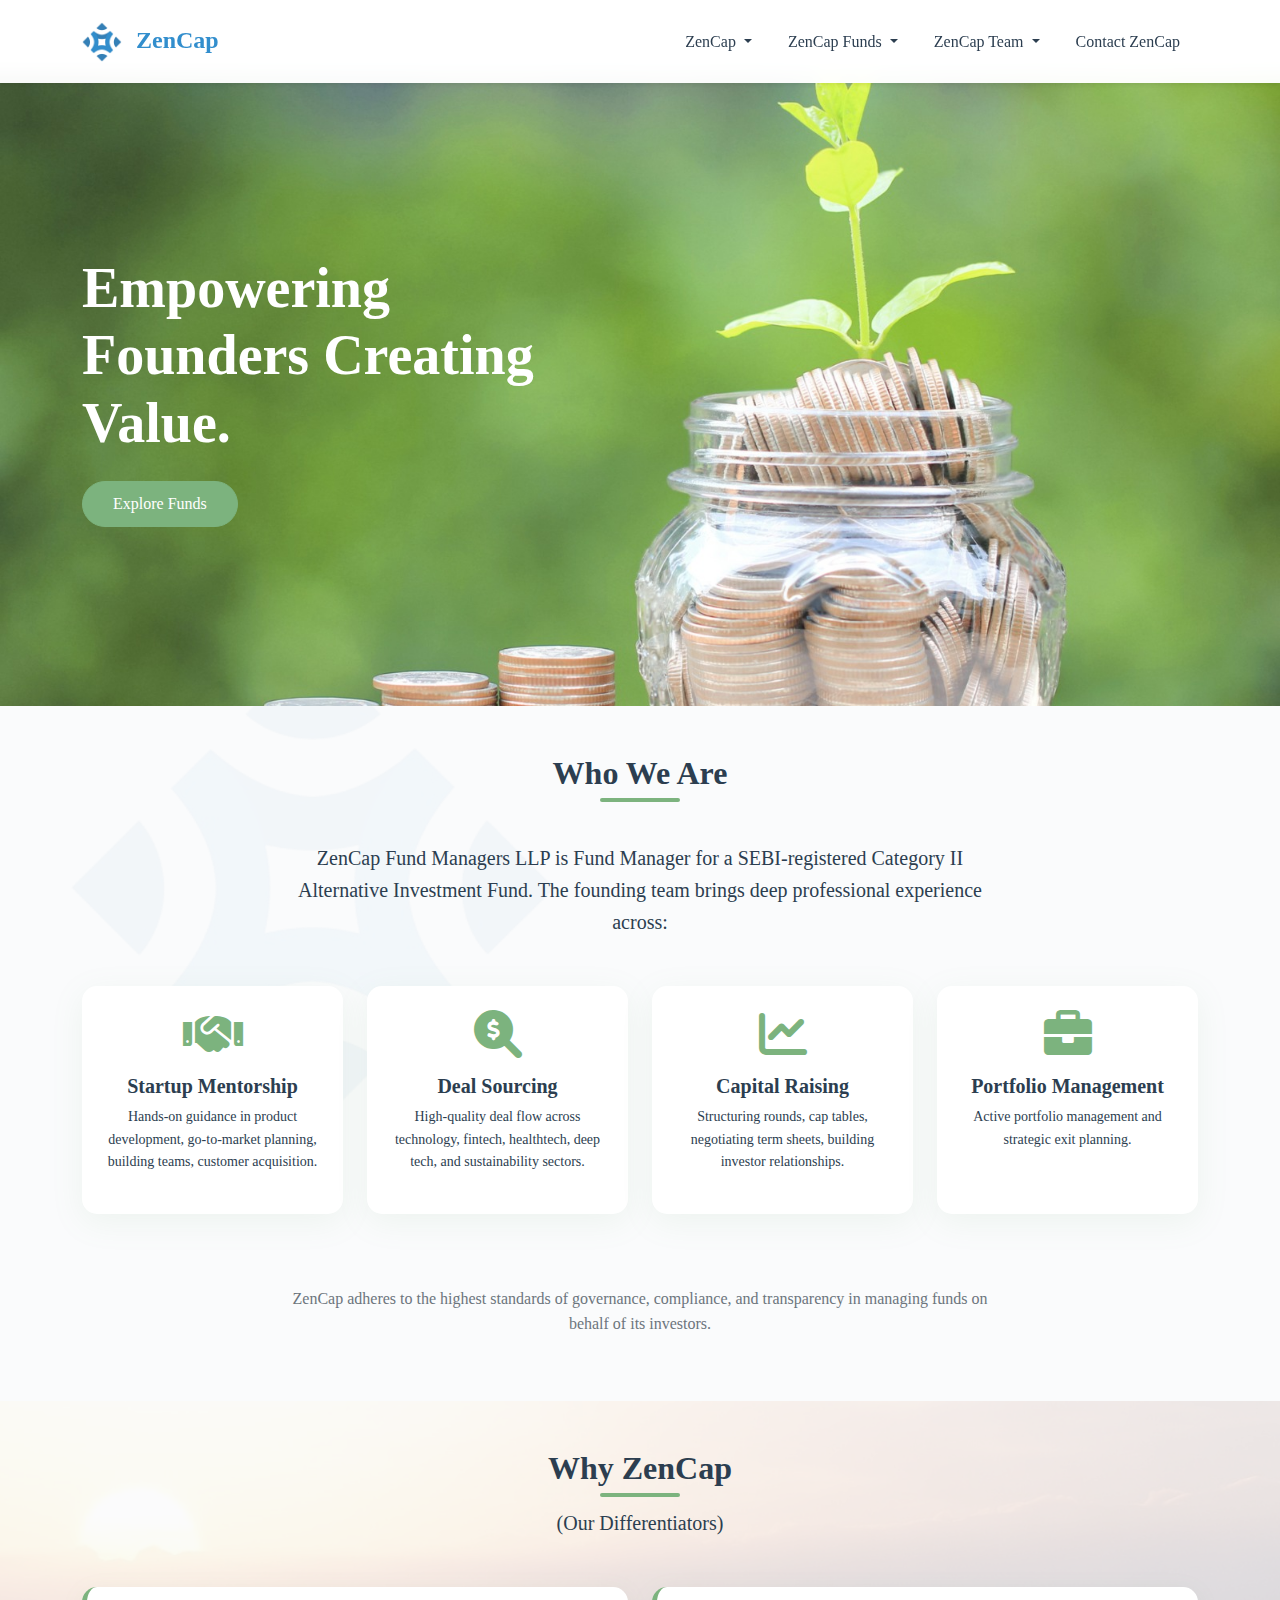
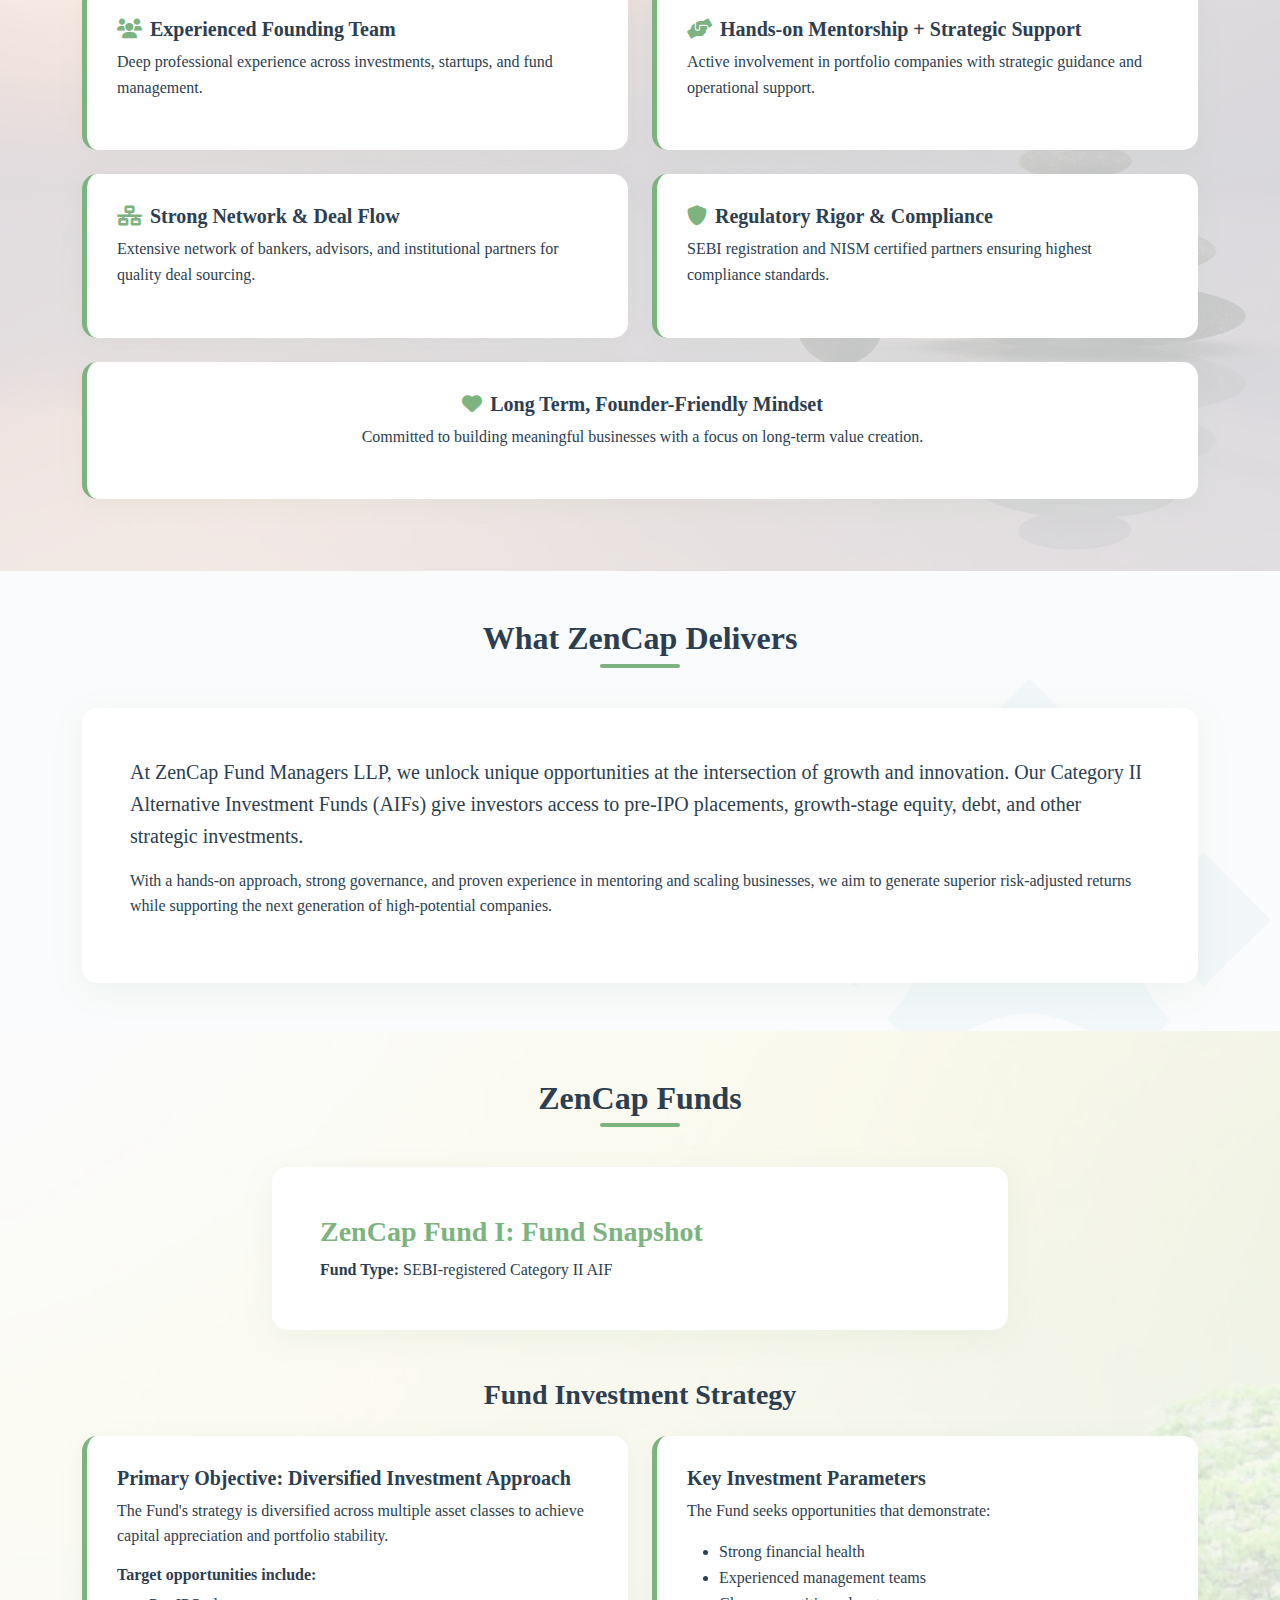
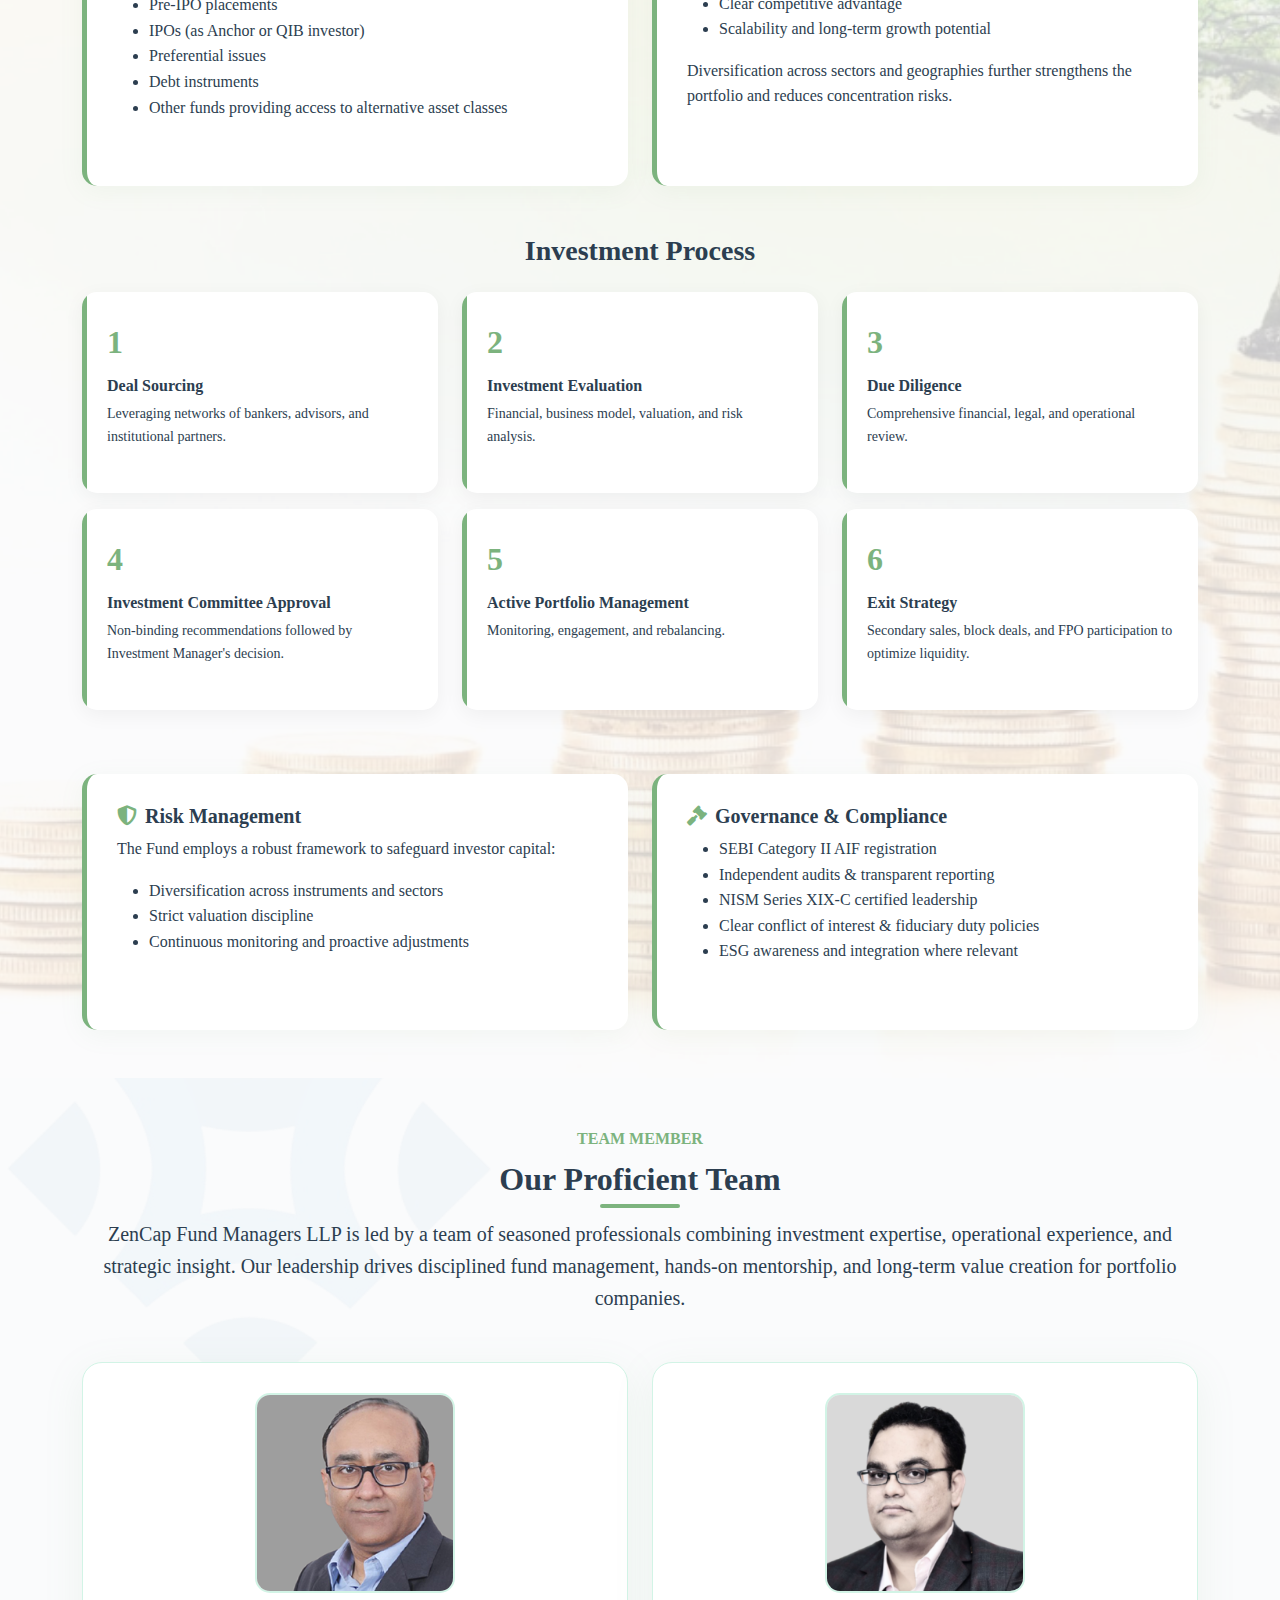
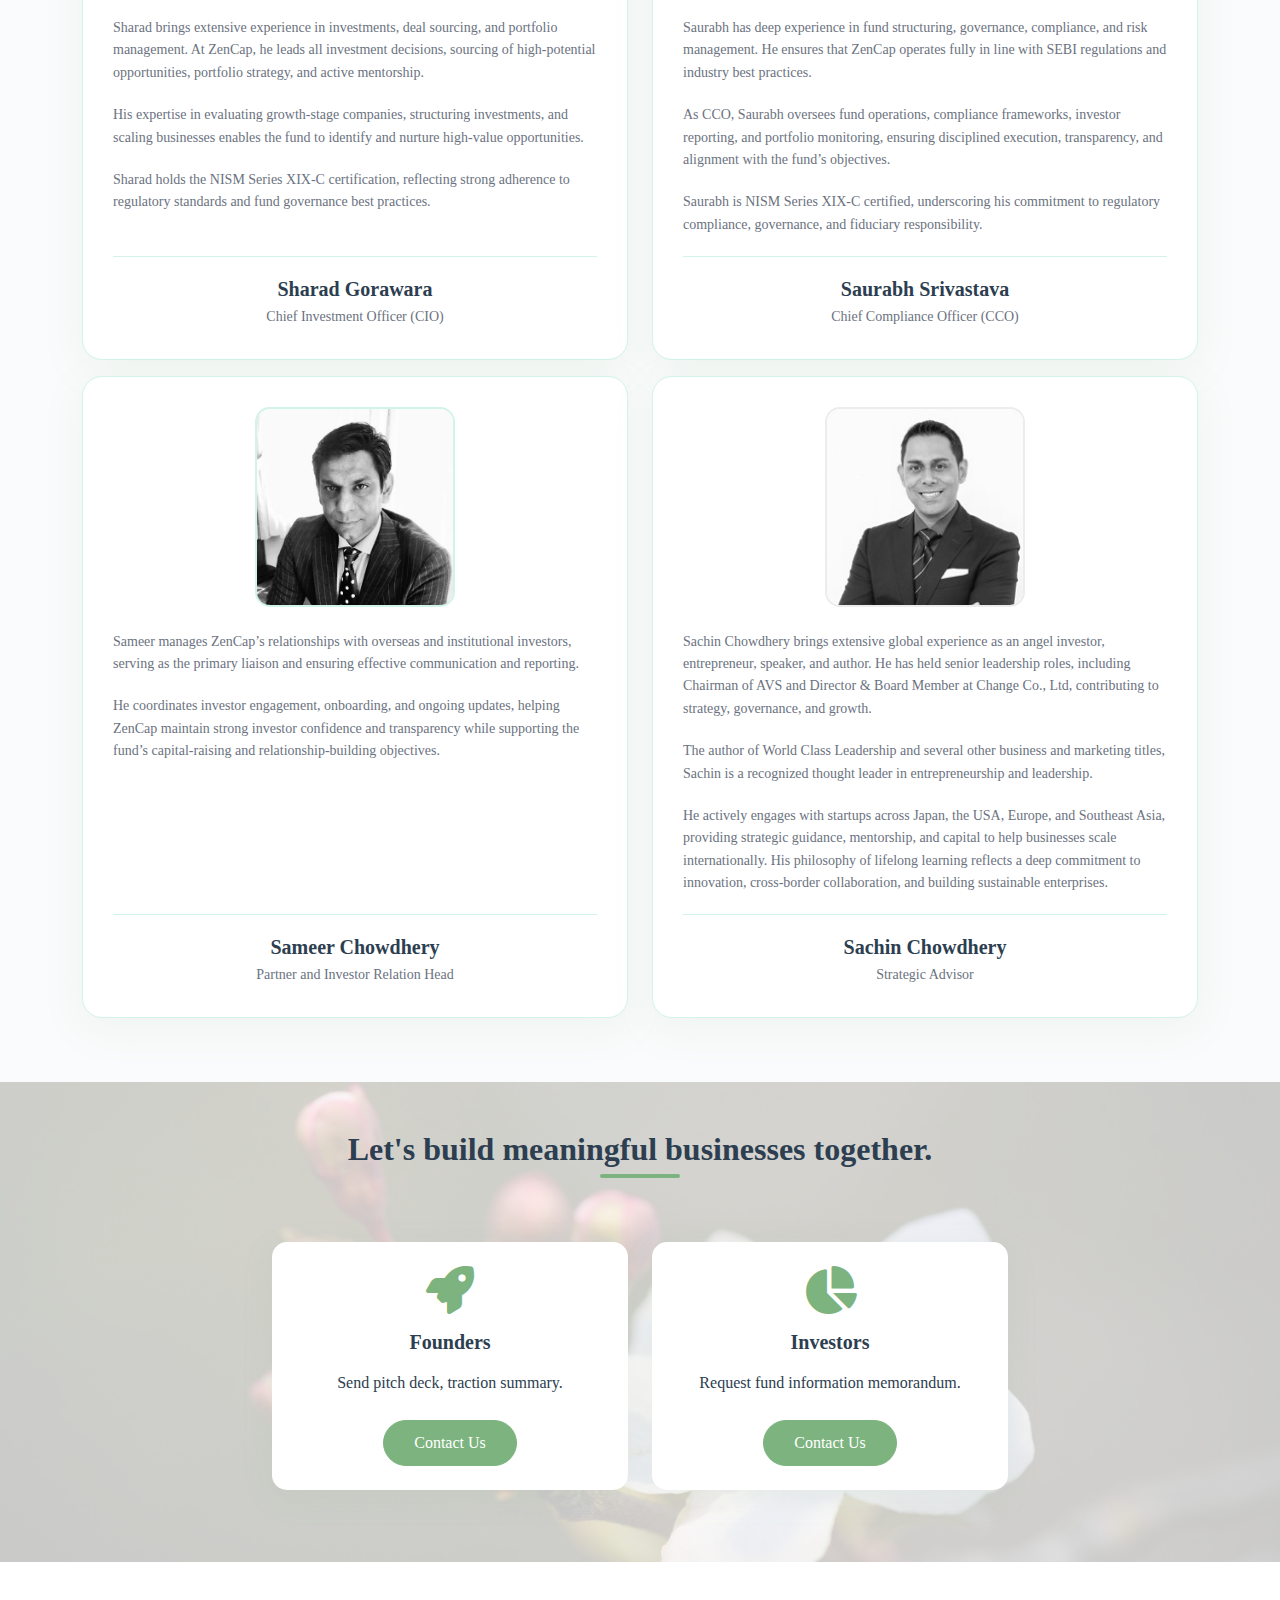
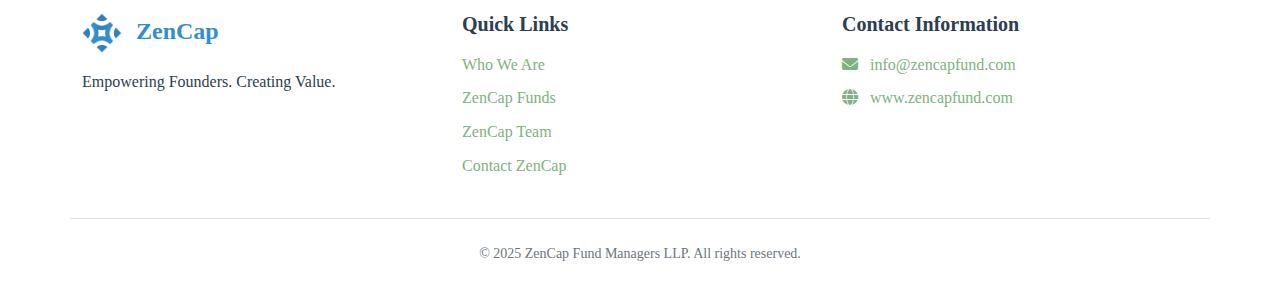
<file: index.html>
<!DOCTYPE html>
<html lang="en">
  <head>
    <meta charset="UTF-8" />
    <meta name="viewport" content="width=device-width, initial-scale=1.0" />
    <title>
      ZenCap Fund Managers LLP - Empowering Founders. Creating Value
    </title>
    <link
      href="https://cdn.jsdelivr.net/npm/bootstrap@5.3.2/dist/css/bootstrap.min.css"
      rel="stylesheet"
    />
    <link
      href="https://cdnjs.cloudflare.com/ajax/libs/font-awesome/6.0.0/css/all.min.css"
      rel="stylesheet"
    />

    <link href="style.css" rel="stylesheet" />
    <style>
      .fund-feature {
        background: var(--pure-white);
        border-radius: 15px;
        padding: 30px;
        margin-bottom: 20px;
        box-shadow: 0 5px 25px rgba(124, 178, 126, 0.08);
        border-left: 5px solid var(--primary-color);
      }

      .process-step {
        background: var(--pure-white);
        border-radius: 15px;
        padding: 25px;
        margin-bottom: 20px;
        box-shadow: 0 5px 20px rgba(0, 0, 0, 0.05);
        position: relative;
        overflow: hidden;
      }

      .process-step::before {
        content: "";
        position: absolute;
        top: 0;
        left: 0;
        width: 5px;
        height: 100%;
        background: var(--primary-color);
      }

      .step-number {
        /* background: var(--primary-color); */
        color: var(--primary-color);
        font-size: 2rem;
        /* width: 40px;
        height: 40px; */
        /* border-radius: 50%; */
        /* display: flex;
        align-items: center;
        justify-content: center; */
        font-weight: bold;
        margin-bottom: 8px;
      }

      /* Team Styles */
      .team-card-new {
        background: var(--pure-white);
        border-radius: 20px;
        padding: 30px;
        box-shadow: 0 10px 40px rgba(124, 178, 126, 0.1);
        transition: all 0.3s ease;
        height: 100%;
        border: 1px solid var(--light-seafoam);
      }

      .team-card-new:hover {
        transform: translateY(-5px);
        box-shadow: 0 20px 60px rgba(124, 178, 126, 0.15);
      }

      .team-photo-container {
        text-align: center;
        margin-bottom: 20px;
      }

      .team-photo {
        width: 200px;
        height: 200px;
        border-radius: 15px;
        object-fit: cover;
        border: 2px solid var(--light-seafoam);
        object-position: top;
      }

      .team-info {
        text-align: left;
      }

      .team-description {
        font-size: 14px;
        line-height: 1.6;
        color: #6b7280;
        margin-bottom: 20px;
      }

      .team-name-title {
        text-align: center;
        padding-top: 20px;
        border-top: 1px solid var(--light-seafoam);
      }

      .team-name-title h4 {
        font-size: 20px;
        font-weight: 600;
        color: #2c3e50;
        margin-bottom: 5px;
      }

      .team-position {
        font-size: 14px;
        color: #6b7280;
        font-weight: 500;
        margin-bottom: 0;
      }

      .hero-section {
        position: relative;
        width: 100%;
        height: 70vh;
      }
    </style>
  </head>
  <body>
    <!-- Navigation -->
    <nav
      class="navbar navbar-expand-lg navbar-light fixed-top bg-white shadow-sm"
    >
      <div class="container">
        <a class="navbar-brand fw-bold" href="/">
          <img src="./assets/logo.png" width="40" alt="ZenCap" class="me-2" />
          <span style="color: var(--blue-color)"> ZenCap </span>
        </a>
        <button
          class="navbar-toggler"
          type="button"
          data-bs-toggle="collapse"
          data-bs-target="#navbarNav"
        >
          <span class="navbar-toggler-icon"></span>
        </button>

        <div class="collapse navbar-collapse" id="navbarNav">
          <ul class="navbar-nav ms-auto">
            <!-- ZenCap Dropdown -->
            <li class="nav-item dropdown">
              <a
                class="nav-link dropdown-toggle"
                href="#"
                id="zencapDropdown"
                role="button"
                data-bs-toggle="dropdown"
              >
                ZenCap
              </a>
              <ul class="dropdown-menu">
                <li><a class="dropdown-item" href="#about">Who We Are</a></li>
                <li><a class="dropdown-item" href="#why">Why Us</a></li>
                <li>
                  <a class="dropdown-item" href="#deliver">What We Deliver</a>
                </li>
              </ul>
            </li>

            <!-- ZenCap Funds Dropdown -->
            <li class="nav-item dropdown">
              <a
                class="nav-link dropdown-toggle"
                href="#"
                id="fundsDropdown"
                role="button"
                data-bs-toggle="dropdown"
              >
                ZenCap Funds
              </a>
              <ul class="dropdown-menu">
                <li>
                  <a class="dropdown-item" href="#funds"
                    >Fund Investment Strategy</a
                  >
                </li>
                <li>
                  <a class="dropdown-item" href="#funds">Investment Process</a>
                </li>
                <li>
                  <a class="dropdown-item" href="#funds">Risk Management</a>
                </li>
                <li>
                  <a class="dropdown-item" href="#funds"
                    >Governance & Compliance</a
                  >
                </li>
              </ul>
            </li>

            <!-- ZenCap Team Dropdown -->
            <li class="nav-item dropdown">
              <a
                class="nav-link dropdown-toggle"
                href="#"
                id="teamDropdown"
                role="button"
                data-bs-toggle="dropdown"
              >
                ZenCap Team
              </a>
              <ul class="dropdown-menu">
                <li>
                  <a class="dropdown-item" href="#team">Sharad Gorawara</a>
                </li>
                <li>
                  <a class="dropdown-item" href="#team">Saurabh Srivastava</a>
                </li>
                <li>
                  <a class="dropdown-item" href="#team">Sameer Chowdhery</a>
                </li>
                <li>
                  <a class="dropdown-item" href="#team">Sachin Chowdhery</a>
                </li>
              </ul>
            </li>

            <!-- Contact ZenCap -->
            <li class="nav-item">
              <a class="nav-link" href="contact.html">Contact ZenCap</a>
            </li>
          </ul>
        </div>
      </div>
    </nav>

    <!-- Hero Section with Swiper -->
    <section id="home" class="hero-section position-relative">
      <div class="container">
        <div
          class="row align-items-center justify-content-center justify-content-md-start"
          style="height: 70vh"
        >
          <div class="col-lg-6">
            <h1
              style="color: #ffffff"
              class="display-4 fw-bold mb-4 text-center text-md-start"
            >
              Empowering Founders
              <span>Creating Value.</span>
            </h1>
            <div class="d-flex justify-content-center justify-content-md-start">
              <a href="#funds" class="btn btn-primary me-3">Explore Funds</a>
            </div>
          </div>
        </div>
      </div>
    </section>

    <!-- Who We Are Section -->
    <section id="about" class="py-5 position-relative">
      <div class="container">
        <div class="row">
          <div class="col-12">
            <h2 class="text-center section-title">Who We Are</h2>
          </div>
        </div>
        <div class="row">
          <div class="col-lg-8 mx-auto">
            <p class="lead text-center mb-5">
              ZenCap Fund Managers LLP is Fund Manager for a SEBI-registered
              Category II Alternative Investment Fund. The founding team brings
              deep professional experience across:
            </p>
          </div>
        </div>
        <div class="row">
          <div class="col-md-6 col-lg-3 mb-4">
            <div class="card-custom p-4 h-100 text-center">
              <i
                class="fas fa-handshake fa-3x text-primary-custom mb-3 outlined"
              ></i>
              <h5>Startup Mentorship</h5>
              <p class="small">
                Hands-on guidance in product development, go-to-market planning,
                building teams, customer acquisition.
              </p>
            </div>
          </div>
          <div class="col-md-6 col-lg-3 mb-4">
            <div class="card-custom p-4 h-100 text-center">
              <i
                class="fas fa-search-dollar fa-3x text-primary-custom mb-3 outlined"
              ></i>
              <h5>Deal Sourcing</h5>
              <p class="small">
                High-quality deal flow across technology, fintech, healthtech,
                deep tech, and sustainability sectors.
              </p>
            </div>
          </div>
          <div class="col-md-6 col-lg-3 mb-4">
            <div class="card-custom p-4 h-100 text-center">
              <i
                class="fas fa-chart-line fa-3x text-primary-custom mb-3 outlined"
              ></i>
              <h5>Capital Raising</h5>
              <p class="small">
                Structuring rounds, cap tables, negotiating term sheets,
                building investor relationships.
              </p>
            </div>
          </div>
          <div class="col-md-6 col-lg-3 mb-4">
            <div class="card-custom p-4 h-100 text-center">
              <i
                class="fas fa-briefcase fa-3x text-primary-custom mb-3 outlined"
              ></i>
              <h5>Portfolio Management</h5>
              <p class="small">
                Active portfolio management and strategic exit planning.
              </p>
            </div>
          </div>
        </div>
        <div class="row mt-5">
          <div class="col-lg-8 mx-auto text-center">
            <p class="text-muted">
              ZenCap adheres to the highest standards of governance, compliance,
              and transparency in managing funds on behalf of its investors.
            </p>
          </div>
        </div>
      </div>
    </section>

    <!-- Why ZenCap Section -->
    <section id="why" class="py-5 why-section position-relative">
      <div class="container">
        <div class="row">
          <div class="col-12">
            <h2 class="text-center section-title">Why ZenCap</h2>
            <p class="text-center lead mb-5" style="margin-top: -30px">
              (Our Differentiators)
            </p>
          </div>
        </div>
        <div class="row">
          <div class="col-lg-6 mb-4">
            <div class="fund-feature h-100">
              <h5>
                <i class="fas fa-users text-primary-custom me-2 outlined"></i
                >Experienced Founding Team
              </h5>
              <p class="mb-0">
                Deep professional experience across investments, startups, and
                fund management.
              </p>
            </div>
          </div>
          <div class="col-lg-6 mb-4">
            <div class="fund-feature h-100">
              <h5>
                <i
                  class="fas fa-hands-helping text-primary-custom me-2 outlined"
                ></i
                >Hands-on Mentorship + Strategic Support
              </h5>
              <p class="mb-0">
                Active involvement in portfolio companies with strategic
                guidance and operational support.
              </p>
            </div>
          </div>
          <div class="col-lg-6 mb-4">
            <div class="fund-feature h-100">
              <h5>
                <i
                  class="fas fa-network-wired text-primary-custom me-2 outlined"
                ></i
                >Strong Network & Deal Flow
              </h5>
              <p class="mb-0">
                Extensive network of bankers, advisors, and institutional
                partners for quality deal sourcing.
              </p>
            </div>
          </div>
          <div class="col-lg-6 mb-4">
            <div class="fund-feature h-100">
              <h5>
                <i
                  class="fas fa-shield-alt text-primary-custom me-2 outlined"
                ></i
                >Regulatory Rigor & Compliance
              </h5>
              <p class="mb-0">
                SEBI registration and NISM certified partners ensuring highest
                compliance standards.
              </p>
            </div>
          </div>
          <div class="col-lg-12 mb-4">
            <div class="fund-feature text-center h-100">
              <h5>
                <i class="fas fa-heart text-primary-custom me-2 outlined"></i
                >Long Term, Founder-Friendly Mindset
              </h5>
              <p class="mb-0">
                Committed to building meaningful businesses with a focus on
                long-term value creation.
              </p>
            </div>
          </div>
        </div>
      </div>
    </section>

    <!-- What ZenCap Delivers -->
    <section id="deliver" class="py-5 position-relative">
      <div class="container">
        <div class="row">
          <div class="col-12">
            <h2 class="text-center section-title">What ZenCap Delivers</h2>
          </div>
        </div>
        <div class="row">
          <div class="col-lg-12">
            <div class="card-custom p-5">
              <p class="lead">
                At ZenCap Fund Managers LLP, we unlock unique opportunities at
                the intersection of growth and innovation. Our Category II
                Alternative Investment Funds (AIFs) give investors access to
                pre-IPO placements, growth-stage equity, debt, and other
                strategic investments.
              </p>
              <p>
                With a hands-on approach, strong governance, and proven
                experience in mentoring and scaling businesses, we aim to
                generate superior risk-adjusted returns while supporting the
                next generation of high-potential companies.
              </p>
            </div>
          </div>
        </div>
      </div>
    </section>

    <!-- ZenCap Funds Section -->
    <section id="funds" class="py-5 funds-section position-relative">
      <div class="container">
        <div class="row">
          <div class="col-12">
            <h2 class="text-center section-title">ZenCap Funds</h2>
          </div>
        </div>

        <!-- Fund Snapshot -->
        <div class="row mb-5">
          <div class="col-lg-8 mx-auto">
            <div class="card-custom p-5">
              <h3 class="text-primary-custom mb-2">
                ZenCap Fund I: Fund Snapshot
              </h3>
              <p class="mb-0">
                <strong>Fund Type:</strong> SEBI-registered Category II AIF
              </p>
            </div>
          </div>
        </div>

        <!-- Fund Investment Strategy -->
        <div id="funds-strategy" class="row mb-5">
          <div class="col-lg-12">
            <h3 class="text-center mb-4">Fund Investment Strategy</h3>
            <div class="row">
              <div class="col-lg-6 mb-4 mb-lg-0">
                <div class="fund-feature h-100">
                  <h5>Primary Objective: Diversified Investment Approach</h5>
                  <p>
                    The Fund's strategy is diversified across multiple asset
                    classes to achieve capital appreciation and portfolio
                    stability.
                  </p>
                  <h6>Target opportunities include:</h6>
                  <ul>
                    <li>Pre-IPO placements</li>
                    <li>IPOs (as Anchor or QIB investor)</li>
                    <li>Preferential issues</li>
                    <li>Debt instruments</li>
                    <li>
                      Other funds providing access to alternative asset classes
                    </li>
                  </ul>
                </div>
              </div>
              <div class="col-lg-6 mb-4 mb-lg-0">
                <div class="fund-feature h-100">
                  <h5>Key Investment Parameters</h5>
                  <p>The Fund seeks opportunities that demonstrate:</p>
                  <ul>
                    <li>Strong financial health</li>
                    <li>Experienced management teams</li>
                    <li>Clear competitive advantage</li>
                    <li>Scalability and long-term growth potential</li>
                  </ul>
                  <p>
                    Diversification across sectors and geographies further
                    strengthens the portfolio and reduces concentration risks.
                  </p>
                </div>
              </div>
            </div>
          </div>
        </div>

        <!-- Investment Process -->
        <div id="investment-process" class="row mb-5">
          <div class="col-12">
            <h3 class="text-center mb-4">Investment Process</h3>
            <div class="row">
              <div class="col-lg-4 mb-3">
                <div class="process-step h-100">
                  <div class="step-number">1</div>
                  <h6>Deal Sourcing</h6>
                  <p class="small mb-0">
                    Leveraging networks of bankers, advisors, and institutional
                    partners.
                  </p>
                </div>
              </div>
              <div class="col-lg-4 mb-3">
                <div class="process-step h-100">
                  <div class="step-number">2</div>
                  <h6>Investment Evaluation</h6>
                  <p class="small mb-0">
                    Financial, business model, valuation, and risk analysis.
                  </p>
                </div>
              </div>
              <div class="col-lg-4 mb-3">
                <div class="process-step h-100">
                  <div class="step-number">3</div>
                  <h6>Due Diligence</h6>
                  <p class="small mb-0">
                    Comprehensive financial, legal, and operational review.
                  </p>
                </div>
              </div>
              <div class="col-lg-4 mb-3">
                <div class="process-step h-100">
                  <div class="step-number">4</div>
                  <h6>Investment Committee Approval</h6>
                  <p class="small mb-0">
                    Non-binding recommendations followed by Investment Manager's
                    decision.
                  </p>
                </div>
              </div>
              <div class="col-lg-4 mb-3">
                <div class="process-step h-100">
                  <div class="step-number">5</div>
                  <h6>Active Portfolio Management</h6>
                  <p class="small mb-0">
                    Monitoring, engagement, and rebalancing.
                  </p>
                </div>
              </div>
              <div class="col-lg-4 mb-3">
                <div class="process-step h-100">
                  <div class="step-number">6</div>
                  <h6>Exit Strategy</h6>
                  <p class="small mb-0">
                    Secondary sales, block deals, and FPO participation to
                    optimize liquidity.
                  </p>
                </div>
              </div>
            </div>
          </div>
        </div>

        <!-- Risk Management & Governance -->
        <div class="row">
          <div class="col-lg-6 mb-4 mb-lg-0">
            <div id="risk-management" class="fund-feature h-100">
              <h5>
                <i class="fas fa-shield text-primary-custom me-2 outlined"></i
                >Risk Management
              </h5>
              <p>
                The Fund employs a robust framework to safeguard investor
                capital:
              </p>
              <ul>
                <li>Diversification across instruments and sectors</li>
                <li>Strict valuation discipline</li>
                <li>Continuous monitoring and proactive adjustments</li>
              </ul>
            </div>
          </div>
          <div class="col-lg-6 mb-4 mb-lg-0">
            <div id="governance" class="fund-feature h-100">
              <h5>
                <i class="fas fa-gavel text-primary-custom me-2 outlined"></i
                >Governance & Compliance
              </h5>
              <ul>
                <li>SEBI Category II AIF registration</li>
                <li>Independent audits & transparent reporting</li>
                <li>NISM Series XIX-C certified leadership</li>
                <li>Clear conflict of interest & fiduciary duty policies</li>
                <li>ESG awareness and integration where relevant</li>
              </ul>
            </div>
          </div>
        </div>
      </div>
    </section>

    <!-- Team Section -->
    <section id="team" class="py-5 position-relative">
      <div class="container">
        <div class="row">
          <div class="col-12 text-center">
            <p class="text-primary-custom fw-bold mb-2">TEAM MEMBER</p>
            <h2 class="section-title">Our Proficient Team</h2>
            <p class="text-center lead mb-5" style="margin-top: -30px">
              ZenCap Fund Managers LLP is led by a team of seasoned
              professionals combining investment expertise, operational
              experience, and strategic insight. Our leadership drives
              disciplined fund management, hands-on mentorship, and long-term
              value creation for portfolio companies.
            </p>
          </div>
        </div>
        <div class="row">
          <div id="tm-1" class="col-lg-6 mb-3">
            <div class="team-card-new h-100 d-flex flex-column">
              <div class="team-photo-container mb-4">
                <img
                  src="./assets/teams/sharad.png"
                  alt="Sharad Gorawara"
                  class="team-photo"
                />
              </div>
              <div class="team-info flex-grow-1 d-flex flex-column">
                <div class="flex-grow-1">
                  <p class="team-description">
                    Sharad brings extensive experience in investments, deal
                    sourcing, and portfolio management. At ZenCap, he leads all
                    investment decisions, sourcing of high-potential
                    opportunities, portfolio strategy, and active mentorship.
                  </p>
                  <p class="team-description">
                    His expertise in evaluating growth-stage companies,
                    structuring investments, and scaling businesses enables the
                    fund to identify and nurture high-value opportunities.
                  </p>
                  <p class="team-description">
                    Sharad holds the NISM Series XIX-C certification, reflecting
                    strong adherence to regulatory standards and fund governance
                    best practices.
                  </p>
                </div>
                <div class="team-name-title">
                  <h4>Sharad Gorawara</h4>
                  <p class="team-position">Chief Investment Officer (CIO)</p>
                </div>
              </div>
            </div>
          </div>  

          <div id="tm-2" class="col-lg-6 mb-3">
            <div class="team-card-new h-100 d-flex flex-column">
              <div class="team-photo-container mb-4">
                <img
                  src="./assets/teams/saurabh.png"
                  alt="Saurabh Srivastava"
                  class="team-photo"
                />
              </div>
              <div class="team-info flex-grow-1 d-flex flex-column">
                <div class="flex-grow-1">
                  <p class="team-description">
                    Saurabh has deep experience in fund structuring, governance,
                    compliance, and risk management. He ensures that ZenCap
                    operates fully in line with SEBI regulations and industry
                    best practices.
                  </p>
                  <p class="team-description">
                    As CCO, Saurabh oversees fund operations, compliance
                    frameworks, investor reporting, and portfolio monitoring,
                    ensuring disciplined execution, transparency, and alignment
                    with the fund’s objectives.
                  </p>
                  <p class="team-description">
                    Saurabh is NISM Series XIX-C certified, underscoring his
                    commitment to regulatory compliance, governance, and
                    fiduciary responsibility.
                  </p>
                </div>

                <div class="team-name-title">
                  <h4>Saurabh Srivastava</h4>
                  <p class="team-position">Chief Compliance Officer (CCO)</p>
                </div>
              </div>
            </div>
          </div>

          <div id="tm-3" class="col-lg-6 mb-3">
            <div class="team-card-new h-100 d-flex flex-column">
              <div class="team-photo-container mb-4">
                <img
                  src="./assets/teams/sameer.jpg"
                  alt="Sameer Chowdhery"
                  class="team-photo"
                />
              </div>
              <div class="team-info flex-grow-1 d-flex flex-column">
                <div class="flex-grow-1">
                  <p class="team-description">
                    Sameer manages ZenCap’s relationships with overseas and
                    institutional investors, serving as the primary liaison and
                    ensuring effective communication and reporting.
                  </p>
                  <p class="team-description">
                    He coordinates investor engagement, onboarding, and ongoing
                    updates, helping ZenCap maintain strong investor confidence
                    and transparency while supporting the fund’s capital-raising
                    and relationship-building objectives.
                  </p>
                </div>
                <div class="team-name-title">
                  <h4>Sameer Chowdhery</h4>
                  <p class="team-position">
                    Partner and Investor Relation Head
                  </p>
                </div>
              </div>
            </div>
          </div>

          <div id="tm-4" class="col-lg-6 mb-3">
            <div class="team-card-new h-100 d-flex flex-column">
              <div class="team-photo-container mb-4">
                <img
                  src="./assets/teams/sachin.jpeg"
                  alt="Sachin Chowdhery"
                  class="team-photo"
                  style="filter: grayscale(1)"
                />
              </div>
              <div class="team-info flex-grow-1 d-flex flex-column">
                <div class="flex-grow-1">
                  <p class="team-description">
                    Sachin Chowdhery brings extensive global experience as an
                    angel investor, entrepreneur, speaker, and author. He has
                    held senior leadership roles, including Chairman of AVS and
                    Director & Board Member at Change Co., Ltd, contributing to
                    strategy, governance, and growth.
                  </p>
                  <p class="team-description">
                    The author of World Class Leadership and several other
                    business and marketing titles, Sachin is a recognized
                    thought leader in entrepreneurship and leadership.
                  </p>
                  <p class="team-description">
                    He actively engages with startups across Japan, the USA,
                    Europe, and Southeast Asia, providing strategic guidance,
                    mentorship, and capital to help businesses scale
                    internationally. His philosophy of lifelong learning
                    reflects a deep commitment to innovation, cross-border
                    collaboration, and building sustainable enterprises.
                  </p>
                </div>
                <div class="team-name-title">
                  <h4>Sachin Chowdhery</h4>
                  <p class="team-position">Strategic Advisor</p>
                </div>
              </div>
            </div>
          </div>
        </div>
      </div>
    </section>

    <!-- CTA Section -->
    <section class="py-5 cta-section position-relative">
      <div class="container">
        <div class="row">
          <div class="col-12 text-center mb-4">
            <h2 class="section-title">
              Let's build meaningful businesses together.
            </h2>
          </div>
        </div>
        <div class="row">
          <div class="col-lg-8 mx-auto">
            <div class="row">
              <div class="col-md-6 mb-4">
                <div class="card-custom p-4 text-center h-100">
                  <i
                    class="fas fa-rocket fa-3x text-primary-custom mb-3 outlined"
                  ></i>
                  <h5 class="mb-3">Founders</h5>
                  <p class="mb-4">Send pitch deck, traction summary.</p>
                  <a href="contact.html" class="btn btn-primary">Contact Us</a>
                </div>
              </div>
              <div class="col-md-6 mb-4">
                <div class="card-custom p-4 text-center h-100">
                  <i
                    class="fas fa-chart-pie fa-3x text-primary-custom mb-3 outlined"
                  ></i>
                  <h5 class="mb-3">Investors</h5>
                  <p class="mb-4">Request fund information memorandum.</p>
                  <a href="contact.html" class="btn btn-primary">Contact Us</a>
                </div>
              </div>
            </div>
          </div>
        </div>
      </div>
    </section>

    <!-- Footer -->
    <footer class="footer">
      <div class="container">
        <div class="row">
          <div class="col-lg-4 mb-4 m-md-0">
            <a
              href="#home"
              class="mb-3 d-block fw-bold"
              style="font-size: 1.5rem"
            >
              <img
                width="40"
                src="./assets/logo.png"
                alt="ZenCap"
                class="me-2"
              />
              <span style="color: var(--blue-color)"> ZenCap </span>
            </a>
            <p class="mb-1">Empowering Founders. Creating Value.</p>
          </div>

          <!-- ✅ Updated Quick Links -->
          <div class="col-lg-4 mb-4 m-md-0">
            <h5 class="mb-3">Quick Links</h5>
            <ul class="list-unstyled">
              <li class="mb-2"><a href="#about">Who We Are</a></li>
              <li class="mb-2"><a href="#funds">ZenCap Funds</a></li>
              <li class="mb-2"><a href="#team">ZenCap Team</a></li>
              <li class="mb-2"><a href="contact.html">Contact ZenCap</a></li>
            </ul>
          </div>

          <div class="col-lg-4 mb-4 m-md-0">
            <h5 class="mb-3">Contact Information</h5>
            <div class="mb-2">
              <i class="fas fa-envelope me-2"></i>
              <a href="mailto:info@zencapfund.com">info@zencapfund.com</a>
            </div>
            <div class="mb-2">
              <i class="fas fa-globe me-2"></i>
              <a href="https://www.zencapfund.com" target="_blank"
                >www.zencapfund.com</a
              >
            </div>
          </div>
        </div>

        <div class="row mt-4 pt-4 border-top">
          <div class="col-12 text-center">
            <p class="mb-0 small text-muted">
              &copy; 2025 ZenCap Fund Managers LLP. All rights reserved.
            </p>
          </div>
        </div>
      </div>
    </footer>

    <!-- Bootstrap JS -->
    <script src="https://cdn.jsdelivr.net/npm/bootstrap@5.3.2/dist/js/bootstrap.bundle.min.js"></script>

    <!-- Custom JavaScript -->
    <script src="app.js"></script>
  </body>
</html>
</file>
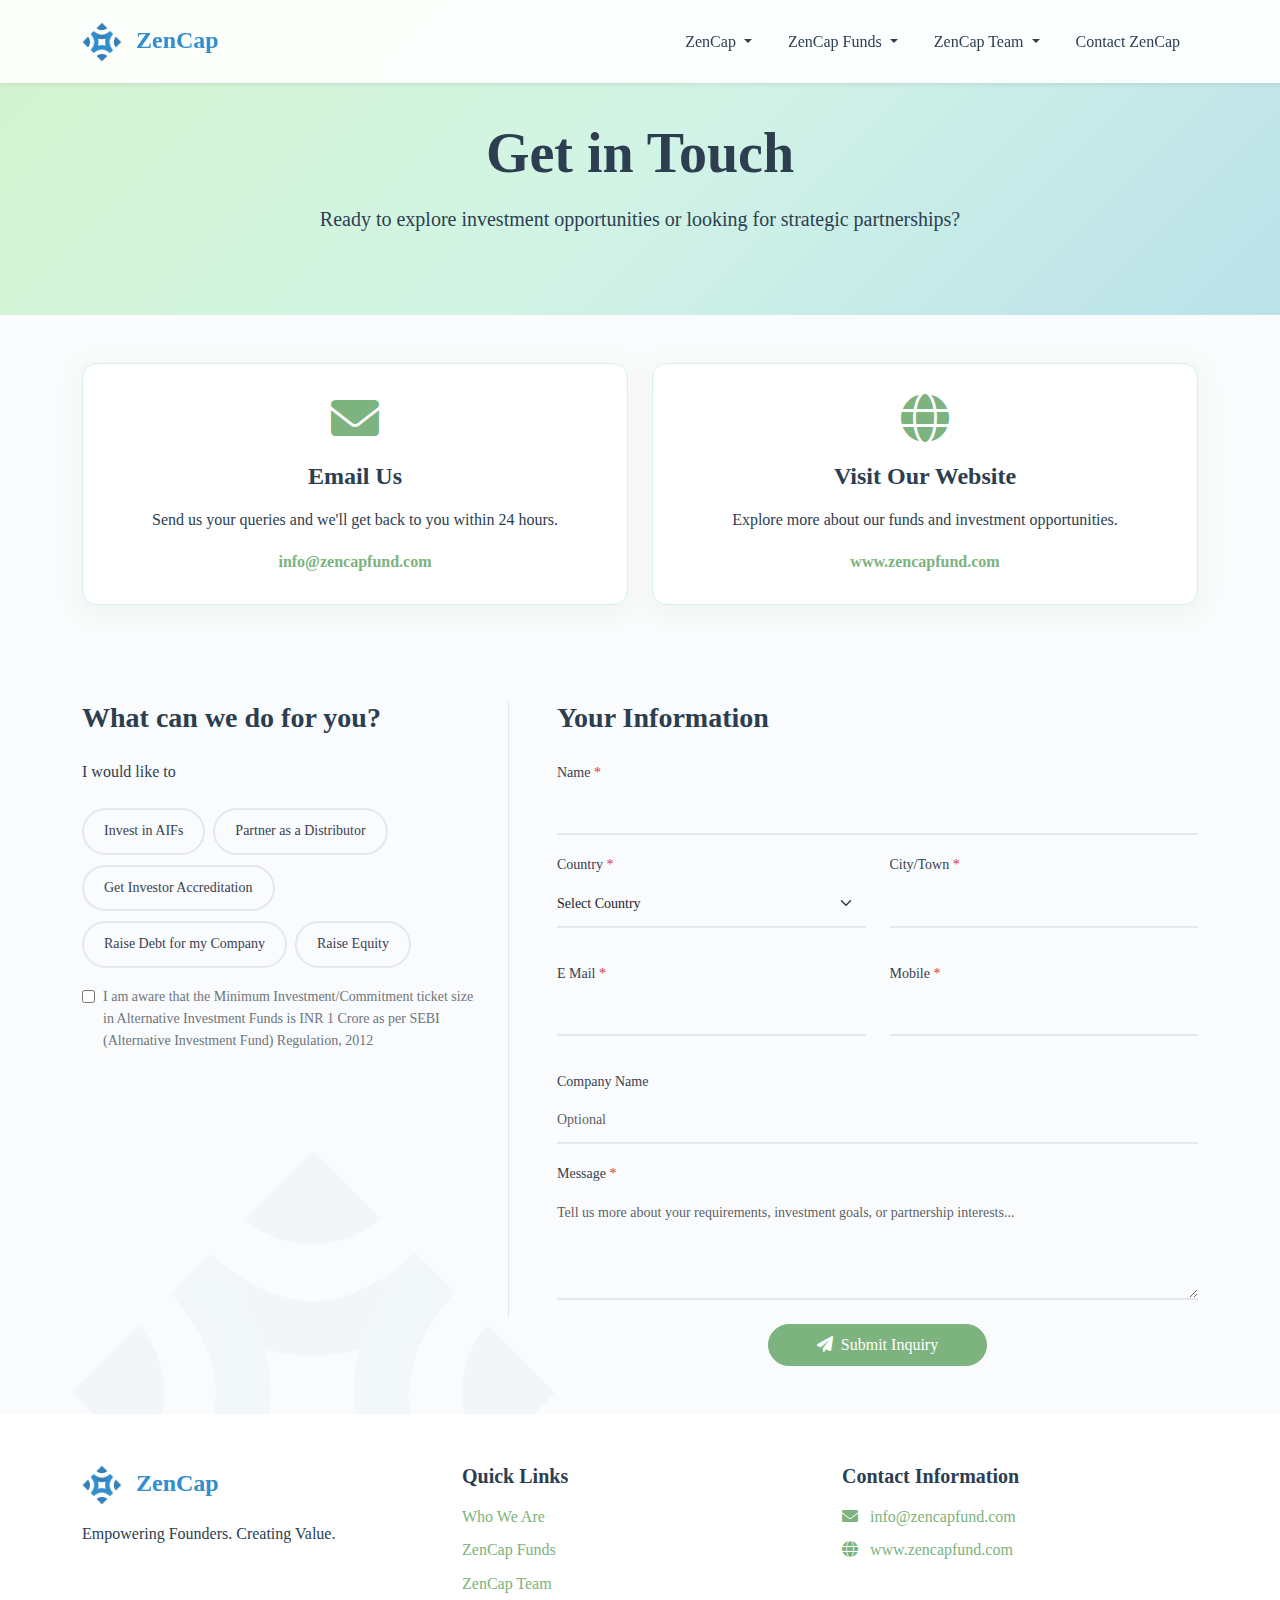
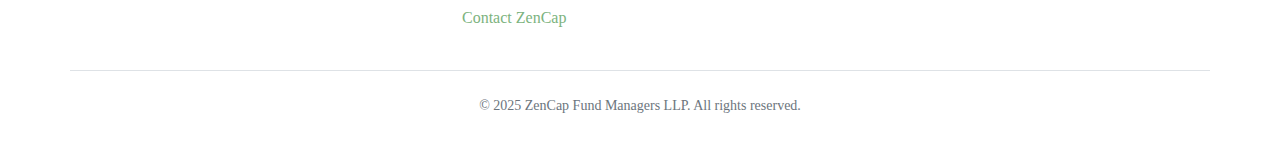
<file: contact.html>
<!DOCTYPE html>
<html lang="en">
  <head>
    <meta charset="UTF-8" />
    <meta name="viewport" content="width=device-width, initial-scale=1.0" />
    <title>Contact Us - ZenCap Fund Managers LLP</title>
    <link
      href="https://cdn.jsdelivr.net/npm/bootstrap@5.3.2/dist/css/bootstrap.min.css"
      rel="stylesheet"
    />
    <link
      href="https://cdnjs.cloudflare.com/ajax/libs/font-awesome/6.0.0/css/all.min.css"
      rel="stylesheet"
    />
    <link href="style.css" rel="stylesheet" />
  </head>
  <body>
    <!-- Navigation -->
    <nav
      class="navbar navbar-expand-lg navbar-light fixed-top bg-white shadow-sm"
    >
      <div class="container">
        <a class="navbar-brand fw-bold" href="/">
          <img src="./assets/logo.png" width="40" alt="ZenCap" class="me-2" />
          <span style="color: var(--blue-color)">ZenCap</span>
        </a>
        <button
          class="navbar-toggler"
          type="button"
          data-bs-toggle="collapse"
          data-bs-target="#navbarNav"
        >
          <span class="navbar-toggler-icon"></span>
        </button>

        <div class="collapse navbar-collapse" id="navbarNav">
          <ul class="navbar-nav ms-auto">
            <!-- ZenCap Dropdown -->
            <li class="nav-item dropdown">
              <a
                class="nav-link dropdown-toggle"
                href="#"
                id="zencapDropdown"
                role="button"
                data-bs-toggle="dropdown"
              >
                ZenCap
              </a>
              <ul class="dropdown-menu">
                <li>
                  <a class="dropdown-item" href="index.html#about"
                    >Who We Are</a
                  >
                </li>
                <li>
                  <a class="dropdown-item" href="index.html#why">Why Us</a>
                </li>
                <li>
                  <a class="dropdown-item" href="index.html#deliver"
                    >What We Deliver</a
                  >
                </li>
              </ul>
            </li>

            <!-- ZenCap Funds Dropdown -->
            <li class="nav-item dropdown">
              <a
                class="nav-link dropdown-toggle"
                href="#"
                id="fundsDropdown"
                role="button"
                data-bs-toggle="dropdown"
              >
                ZenCap Funds
              </a>
              <ul class="dropdown-menu">
                <li>
                  <a class="dropdown-item" href="index.html#funds"
                    >Fund Investment Strategy</a
                  >
                </li>
                <li>
                  <a class="dropdown-item" href="index.html#funds"
                    >Investment Process</a
                  >
                </li>
                <li>
                  <a class="dropdown-item" href="index.html#funds"
                    >Risk Management</a
                  >
                </li>
                <li>
                  <a class="dropdown-item" href="index.html#funds"
                    >Governance & Compliance</a
                  >
                </li>
              </ul>
            </li>

            <!-- ZenCap Team Dropdown -->
            <li class="nav-item dropdown">
              <a
                class="nav-link dropdown-toggle"
                href="#"
                id="teamDropdown"
                role="button"
                data-bs-toggle="dropdown"
              >
                ZenCap Team
              </a>
              <ul class="dropdown-menu">
                <li>
                  <a class="dropdown-item" href="index.html#team"
                    >Sharad Gorawara</a
                  >
                </li>
                <li>
                  <a class="dropdown-item" href="index.html#team"
                    >Saurabh Srivastava</a
                  >
                </li>
                <li>
                  <a class="dropdown-item" href="index.html#team"
                    >Sameer Chowdhery</a
                  >
                </li>
                <li>
                  <a class="dropdown-item" href="index.html#team"
                    >Sachin Chowdhery</a
                  >
                </li>
              </ul>
            </li>

            <!-- Contact ZenCap -->
            <li class="nav-item">
              <a class="nav-link" href="contact.html">Contact ZenCap</a>
            </li>
          </ul>
        </div>
      </div>
    </nav>

    <!-- Contact Hero Section -->
    <section class="contact-hero">
      <div class="container">
        <div class="row">
          <div class="col-12">
            <h1 class="display-4 fw-bold mb-3">Get in Touch</h1>
            <p class="lead mb-0">
              Ready to explore investment opportunities or looking for strategic
              partnerships?
            </p>
          </div>
        </div>
      </div>
    </section>

    <!-- Contact Information Cards -->
    <section class="py-5">
      <div class="container">
        <div class="row">
          <div class="col-lg-6 mb-4 mb-lg-0">
            <div class="contact-info-card h-100">
              <i class="fas fa-envelope contact-icon outlined"></i>
              <h4 class="mb-3">Email Us</h4>
              <p class="mb-3">
                Send us your queries and we'll get back to you within 24 hours.
              </p>
              <a
                href="mailto:info@zencapfund.com"
                class="text-primary-custom fw-bold"
                >info@zencapfund.com</a
              >
            </div>
          </div>
          <div class="col-lg-6 mb-4 mb-lg-0">
            <div class="contact-info-card h-100">
              <i class="fas fa-globe contact-icon outlined"></i>
              <h4 class="mb-3">Visit Our Website</h4>
              <p class="mb-3">
                Explore more about our funds and investment opportunities.
              </p>
              <a
                href="https://www.zencapfund.com"
                class="text-primary-custom fw-bold"
                target="_blank"
                >www.zencapfund.com</a
              >
            </div>
          </div>
        </div>
      </div>
    </section>

    <!-- Main Contact Form Section -->
    <section id="contact-us" class="py-5 position-relative">
      <div class="container">
        <div class="row">
          <div class="col-lg-12">
            <div class="row">
              <!-- What can we do for you section -->
              <div class="col-lg-5 mb-5">
                <div class="h-100 select-service">
                  <h3 class="mb-4">What can we do for you?</h3>
                  <p class="mb-4">I would like to</p>
                  <div class="mb-3 d-flex flex-wrap" style="gap: 8px">
                    <div class="form-check">
                      <input
                        class="form-check-input"
                        type="radio"
                        name="service"
                        id="invest"
                        value="invest"
                      />
                      <label class="form-check-label option-pill" for="invest">
                        Invest in AIFs
                      </label>
                    </div>
                    <div class="form-check">
                      <input
                        class="form-check-input"
                        type="radio"
                        name="service"
                        id="partner"
                        value="partner"
                      />
                      <label class="form-check-label option-pill" for="partner">
                        Partner as a Distributor
                      </label>
                    </div>
                    <div class="form-check">
                      <input
                        class="form-check-input"
                        type="radio"
                        name="service"
                        id="accreditation"
                        value="accreditation"
                      />
                      <label
                        class="form-check-label option-pill"
                        for="accreditation"
                      >
                        Get Investor Accreditation
                      </label>
                    </div>
                    <div class="form-check">
                      <input
                        class="form-check-input"
                        type="radio"
                        name="service"
                        id="debt"
                        value="debt"
                      />
                      <label class="form-check-label option-pill" for="debt">
                        Raise Debt for my Company
                      </label>
                    </div>
                    <div class="form-check">
                      <input
                        class="form-check-input"
                        type="radio"
                        name="service"
                        id="raise-equity"
                        value="raise-equity"
                      />
                      <label
                        class="form-check-label option-pill"
                        for="raise-equity"
                      >
                        Raise Equity
                      </label>
                    </div>
                  </div>
                  <div class="form-check d-flex align-items-start">
                    <input
                      style="
                        margin-top: 4px;
                        margin-right: 8px;
                        display: block;
                        accent-color: var(--primary-color);
                      "
                      type="checkbox"
                      id="minInvestment"
                    />
                    <label
                      class="form-check-label small text-muted"
                      for="minInvestment"
                    >
                      I am aware that the Minimum Investment/Commitment ticket
                      size in Alternative Investment Funds is INR 1 Crore as per
                      SEBI (Alternative Investment Fund) Regulation, 2012
                    </label>
                  </div>
                </div>
              </div>
              <!-- Your Information section -->
              <div class="col-lg-7">
                <div class="h-100">
                  <h3 class="mb-4">Your Information</h3>
                  <form id="contactForm">
                    <div class="row mb-3">
                      <div class="col-12">
                        <label for="name" class="form-label"
                          >Name <span class="text-danger">*</span></label
                        >
                        <input
                          type="text"
                          class="form-control custom-input"
                          id="name"
                          required
                        />
                      </div>
                    </div>

                    <div class="row mb-3">
                      <div class="col-md-6 mb-3">
                        <label for="country" class="form-label"
                          >Country <span class="text-danger">*</span></label
                        >
                        <select
                          class="form-select custom-input"
                          id="country"
                          required
                        >
                          <option value="">Select Country</option>
                          <option value="IN">India</option>
                          <option value="US">United States</option>
                          <option value="UK">United Kingdom</option>
                          <option value="SG">Singapore</option>
                          <option value="AE">UAE</option>
                          <option value="AU">Australia</option>
                          <option value="CA">Canada</option>
                          <option value="JP">Japan</option>
                          <option value="DE">Germany</option>
                          <option value="FR">France</option>
                          <option value="OTHER">Other</option>
                        </select>
                      </div>
                      <div class="col-md-6">
                        <label for="city" class="form-label"
                          >City/Town <span class="text-danger">*</span></label
                        >
                        <input
                          type="text"
                          class="form-control custom-input"
                          id="city"
                          required
                        />
                      </div>
                    </div>

                    <div class="row mb-3">
                      <div class="col-md-6 mb-3">
                        <label for="email" class="form-label"
                          >E Mail <span class="text-danger">*</span></label
                        >
                        <input
                          type="email"
                          class="form-control custom-input"
                          id="email"
                          required
                        />
                      </div>
                      <div class="col-md-6">
                        <label for="mobile" class="form-label"
                          >Mobile <span class="text-danger">*</span></label
                        >
                        <input
                          type="tel"
                          class="form-control custom-input"
                          id="mobile"
                          required
                        />
                      </div>
                    </div>

                    <div class="row mb-3">
                      <div class="col-12">
                        <label for="company" class="form-label"
                          >Company Name</label
                        >
                        <input
                          type="text"
                          class="form-control custom-input"
                          id="company"
                          placeholder="Optional"
                        />
                      </div>
                    </div>

                    <div class="row mb-4">
                      <div class="col-12">
                        <label for="message" class="form-label"
                          >Message <span class="text-danger">*</span></label
                        >
                        <textarea
                          class="form-control custom-input"
                          id="message"
                          rows="4"
                          placeholder="Tell us more about your requirements, investment goals, or partnership interests..."
                          required
                        ></textarea>
                      </div>
                    </div>

                    <div class="text-center">
                      <button type="submit" class="btn btn-primary px-5 py-2">
                        <i class="fas fa-paper-plane me-2"></i>Submit Inquiry
                      </button>
                    </div>
                  </form>
                </div>
              </div>
            </div>
          </div>
        </div>
      </div>
    </section>

    <!-- Footer -->
    <footer class="footer">
      <div class="container">
        <div class="row">
          <div class="col-lg-4 mb-4 m-md-0">
            <a
              href="#home"
              class="mb-3 d-block fw-bold"
              style="font-size: 1.5rem"
            >
              <img
                width="40"
                src="./assets/logo.png"
                alt="ZenCap"
                class="me-2"
              />
              <span style="color: var(--blue-color)"> ZenCap </span>
            </a>
            <p class="mb-1">Empowering Founders. Creating Value.</p>
          </div>

          <!-- ✅ Updated Quick Links -->
          <div class="col-lg-4 mb-4 m-md-0">
            <h5 class="mb-3">Quick Links</h5>
            <ul class="list-unstyled">
              <li class="mb-2"><a href="index.html#about">Who We Are</a></li>
              <li class="mb-2"><a href="index.html#funds">ZenCap Funds</a></li>
              <li class="mb-2"><a href="index.html#team">ZenCap Team</a></li>
              <li class="mb-2"><a href="contact.html">Contact ZenCap</a></li>
            </ul>
          </div>

          <div class="col-lg-4 mb-4 m-md-0">
            <h5 class="mb-3">Contact Information</h5>
            <div class="mb-2">
              <i class="fas fa-envelope me-2"></i>
              <a href="mailto:info@zencapfund.com">info@zencapfund.com</a>
            </div>
            <div class="mb-2">
              <i class="fas fa-globe me-2"></i>
              <a href="https://www.zencapfund.com" target="_blank"
                >www.zencapfund.com</a
              >
            </div>
          </div>
        </div>

        <div class="row mt-4 pt-4 border-top">
          <div class="col-12 text-center">
            <p class="mb-0 small text-muted">
              &copy; 2025 ZenCap Fund Managers LLP. All rights reserved.
            </p>
          </div>
        </div>
      </div>
    </footer>
    <!-- Bootstrap JS -->
    <script src="https://cdn.jsdelivr.net/npm/bootstrap@5.3.2/dist/js/bootstrap.bundle.min.js"></script>

    <!-- Custom JavaScript -->
    <script src="app.js"></script>
  </body>
</html>
</file>
<file: style.css>
@import url("https://fonts.googleapis.com/css2?family=Inter:wght@300;400;500;600;700;800;900&display=swap");

:root {
  --primary-color: #7cb37e;
  --blue-color: #328ecd;
  --secondary-green: #a8dbca;
  --light-mint: #d4f4cd;
  --light-seafoam: #d2f4e6;
  --light-blue: #bbe1ea;
  --off-white: #fafbfc;
  --pure-white: #ffffff;
}
* {
  font-family: Georgia, "Times New Roman", Times, serif !important;
}

i {
  font-family: "Font Awesome 5 Free", sans-serif !important;
  font-weight: 900;
}

body {
  line-height: 1.6;
  color: #2c3e50;
  background-color: var(--off-white);
  margin: 0;
  padding: 0;
}

a {
  color: var(--primary-color);
  text-decoration: none;
  transition: color 0.3s ease;
}

h1,
h2,
h3,
h4,
h5,
h6 {
  font-family: "Inter", sans-serif;
  font-weight: 600;
}

/* Navigation Styles */
.navbar {
  background: rgba(255, 255, 255, 0.95) !important;
  backdrop-filter: blur(10px);
  box-shadow: 0 2px 20px rgba(0, 0, 0, 0.1);
  padding: 1rem 0;
}

.navbar-brand {
  font-weight: 700;
  font-size: 1.5rem;
  color: var(--primary-color) !important;
}

.dropdown-item:active {
  background-color: var(--primary-color) !important;
  color: #ffffff;
}

.nav-link {
  color: #2c3e50 !important;
  font-weight: 500;
  margin: 0 10px;
  transition: color 0.3s ease;
}

.nav-link:hover {
  color: var(--primary-color) !important;
}

/* Hero Section */
.hero-section {
  background: url("/assets/bg-hero.jpeg") no-repeat center center;
  background-size: cover;
  color: #2c3e50;
  margin-top: 76px;
  height: 80vh;
}

.btn {
  border-radius: 30px;
  padding: 10px 30px;
}

.btn-primary {
  background: var(--primary-color);
  border-color: var(--primary-color);
  color: white;
}

.btn-primary:hover {
  background: var(--primary-color);
  border-color: var(--primary-color);
  color: white;
}

.btn-primary:active {
  background: var(--primary-color) !important;
  border-color: var(--primary-color) !important;
  color: white;
}

.why-section {
  position: relative;
}

.why-section::before {
  content: "";
  position: absolute;
  top: 0;
  left: 0;
  width: 100%;
  height: 100%;
  opacity: 0.2;
  z-index: -1;
  background: url("/assets/process.jpeg") no-repeat center center;
  background-size: cover;
}

.cta-section {
  position: relative;
}

.cta-section::before {
  content: "";
  position: absolute;
  top: 0;
  left: 0;
  width: 100%;
  height: 100%;
  opacity: 0.2;
  z-index: -1;
  background: url("/assets/cta.jpeg") no-repeat center center;
  background-size: cover;
}

.funds-section {
  position: relative;
}
.funds-section::before {
  content: "";
  position: absolute;
  top: 0;
  left: 0;
  width: 100%;
  height: 100%;
  opacity: 0.2;
  z-index: -1;
  background: url("/assets/fund.jpeg") no-repeat center center;
  background-size: cover;
}

/* Section Backgrounds */
.section-bg-alt {
  background: linear-gradient(
    45deg,
    var(--off-white) 0%,
    var(--light-mint) 50%,
    var(--light-seafoam) 100%
  );
}

/* Card Styles */
.card-custom {
  border: none;
  box-shadow: 0 8px 32px rgba(124, 178, 126, 0.1);
  border-radius: 15px;
  transition: transform 0.3s ease;
  background: var(--pure-white);
  overflow: hidden;
}

.card-custom:hover {
  /* transform: translateY(-5px); */
  box-shadow: 0 12px 40px rgba(124, 178, 126, 0.15);
}

/* Text Colors */
.text-primary-custom {
  color: var(--primary-color) !important;
}

.bg-primary-custom {
  background: var(--primary-color) !important;
}

/* Section Title */
.section-title {
  position: relative;
  margin-bottom: 50px;
  font-weight: 700;
}

.section-title::after {
  content: "";
  position: absolute;
  bottom: -10px;
  left: 50%;
  transform: translateX(-50%);
  width: 80px;
  height: 4px;
  background: var(--primary-color);
  border-radius: 2px;
}

/* Form Styles */
.custom-input {
  border: none;
  border-bottom: 2px solid #e5e7eb;
  border-radius: 0px;
  padding: 12px 0px;
  font-size: 14px;
  font-family: "Inter", sans-serif;
  transition: all 0.3s ease;
  background-color: var(--off-white);
  width: 100%;
}

.custom-input:focus {
  border-color: var(--primary-color);
  /* box-shadow: 0 0 0 3px rgba(124, 178, 126, 0.1); */
  box-shadow: none;
  background-color: transparent;
  outline: none;
}

.form-label {
  font-weight: 500;
  font-size: 14px;
  color: #374151;
  margin-bottom: 0.25rem;
  font-family: "Inter", sans-serif;
}

.option-pill {
  display: inline-block;
  padding: 10px 20px;
  border: 2px solid #e5e7eb;
  border-radius: 25px;
  cursor: pointer;
  transition: all 0.3s ease;
  font-size: 14px;
  font-weight: 500;
  width: 100%;
  text-align: center;
  background: var(--off-white);
  color: #374151;
}

.form-check {
  padding-left: 0%;
}

.form-check-input:checked + .option-pill {
  background: var(--primary-color);
  border-color: var(--primary-color);
  color: white;
}

.form-check-input {
  display: none;
}

.option-pill:hover {
  border-color: var(--primary-color);
  background: var(--light-mint);
}

.form-check-input:checked + .option-pill:hover {
  background: var(--secondary-green);
  color: white;
}

.form-check-label {
  margin-bottom: 0;
}

/* Contact Page Specific Styles */
.contact-hero {
  background: linear-gradient(
    135deg,
    var(--light-mint) 0%,
    var(--light-seafoam) 50%,
    var(--light-blue) 100%
  );
  padding: 60px 0;
  padding: 120px 0 80px;
  text-align: center;
}

.contact-info-card {
  background: var(--pure-white);
  border-radius: 15px;
  padding: 30px;
  box-shadow: 0 5px 25px rgba(124, 178, 126, 0.1);
  text-align: center;
  height: 100%;
  border: 1px solid var(--light-seafoam);
  transition: transform 0.3s ease;
}

.contact-info-card:hover {
  transform: translateY(-3px);
  box-shadow: 0 8px 35px rgba(124, 178, 126, 0.15);
}

.contact-icon {
  font-size: 3rem;
  color: var(--primary-color);
  margin-bottom: 20px;
}

/* Footer */
.footer {
  background: #ffffff;
  padding: 50px 0 30px;
}

.footer i {
  color: var(--primary-color);
}

#about,
#deliver,
#team,
#contact-us {
  position: relative; /* makes them the containing block for their ::before */
  overflow: hidden; /* clips absolutely positioned children */
  z-index: 0; /* create stacking context so ::before with -1 stays inside */
}
#about::before {
  content: "";
  position: absolute;
  top: -10%;
  left: 5%;
  width: 500px;
  height: 500px;
  background-image: url("./assets/logo.png");
  background-repeat: no-repeat;
  background-size: contain;
  background-position: center;
  opacity: 0.04;
  z-index: -1;
  pointer-events: none;
}

#deliver::before {
  content: "";
  position: absolute;
  bottom: -30%;
  right: 0%;
  width: 500px;
  height: 500px;
  background-image: url("./assets/logo.png");
  background-repeat: no-repeat;
  background-size: contain;
  background-position: center;
  opacity: 0.04;
  z-index: -1;
  pointer-events: none;
}

#contact-us::before {
  content: "";
  position: absolute;
  bottom: -30%;
  left: 5%;
  width: 500px;
  height: 500px;
  background-image: url("./assets/logo.png");
  background-repeat: no-repeat;
  background-size: contain;
  background-position: center;
  opacity: 0.04;
  z-index: -1;
  pointer-events: none;
}

#team::before {
  content: "";
  position: absolute;
  top: -10%;
  left: 0%;
  width: 500px;
  height: 500px;
  background-image: url("./assets/logo.png");
  background-repeat: no-repeat;
  background-size: contain;
  background-position: center;
  opacity: 0.04;
  z-index: -1;
  pointer-events: none;
}

.select-service {
  border-right: 1px solid #e5e7eb;
  padding-right: 24px;
  margin-right: 24px;
}

/* Responsive Design */
@media (max-width: 768px) {
  .contact-hero {
    padding: 100px 0 60px;
  }

  .section-title {
    font-size: 1.75rem;
  }

  .custom-input {
    padding: 10px 0px;
  }

  .select-service {
  border-right: none;
  padding-right: 0px;
  margin-right: 0px;
}

#contact-us::before  {
  bottom: -20%;
}
}

@media (max-width: 576px) {
  .navbar-brand {
    font-size: 1.25rem;
  }

  .option-pill {
    padding: 8px 16px;
    font-size: 13px;
  }

  .contact-icon {
    font-size: 2.5rem;
  }
}

/* Utility Classes */
.py-5 {
  padding: 3rem 0;
}

.mb-3 {
  margin-bottom: 1rem;
}

.mb-4 {
  margin-bottom: 1.5rem;
}

.mb-5 {
  margin-bottom: 3rem;
}

.text-center {
  text-align: center;
}

.lead {
  font-size: 1.25rem;
  font-weight: 300;
  line-height: 1.6;
}

.fw-bold {
  font-weight: 700 !important;
}

.text-muted {
  color: #6c757d !important;
}

.text-danger {
  color: #dc3545 !important;
}

.small {
  font-size: 0.875em;
}

/* Animation for form submission */
@keyframes submitSuccess {
  0% {
    transform: scale(1);
  }
  50% {
    transform: scale(1.05);
  }
  100% {
    transform: scale(1);
  }
}

.submit-success {
  animation: submitSuccess 0.3s ease;
}
</file>
